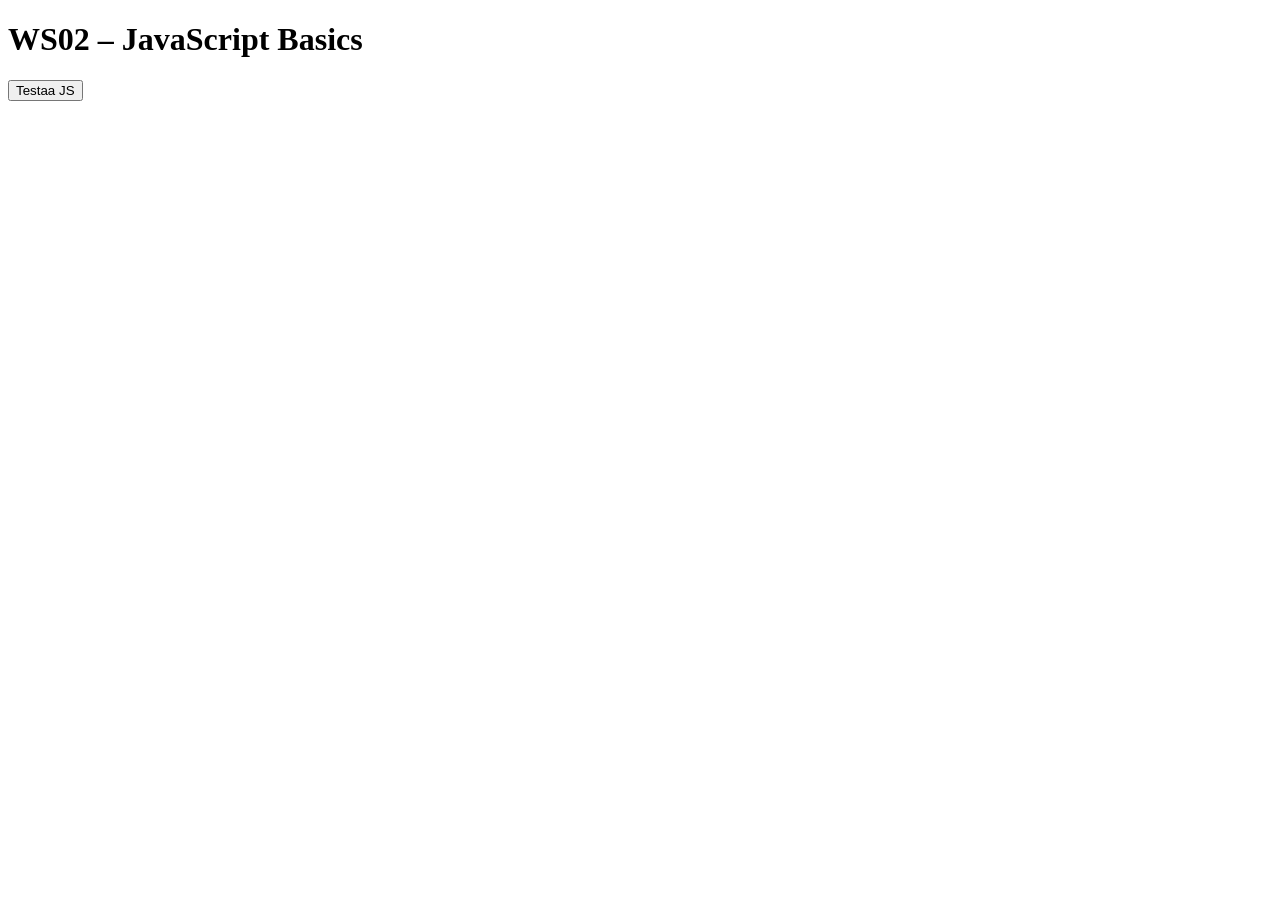
<file: WS02_JS_basics/index.html>
<!DOCTYPE html>
<html lang="fi">
<head>
    <meta charset="UTF-8">
    <title>WS02 – JavaScript Basics</title>
</head>
<body>
    <h1>WS02 – JavaScript Basics</h1>

    <button onclick="alert('JavaScript toimii!')">Testaa JS</button>

    <script src="script.js"></script>
</body>
</html>
</file>
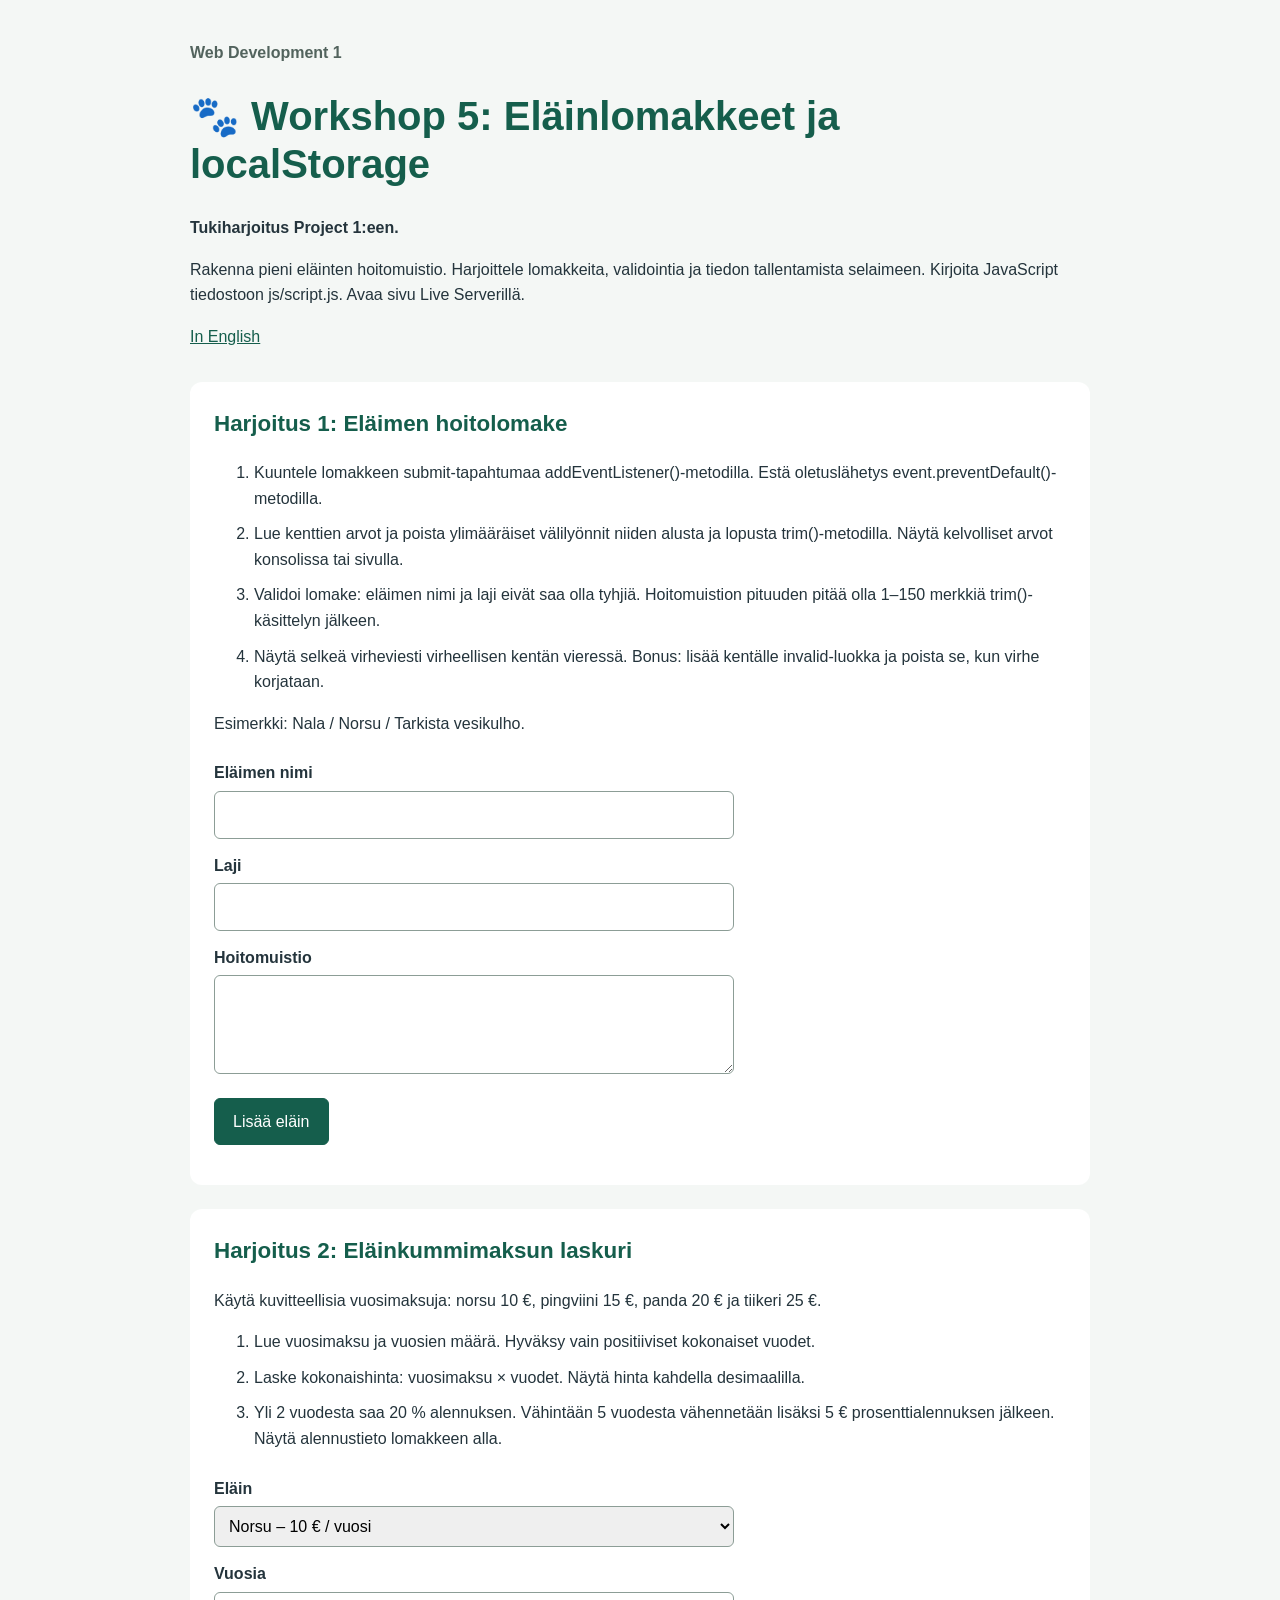
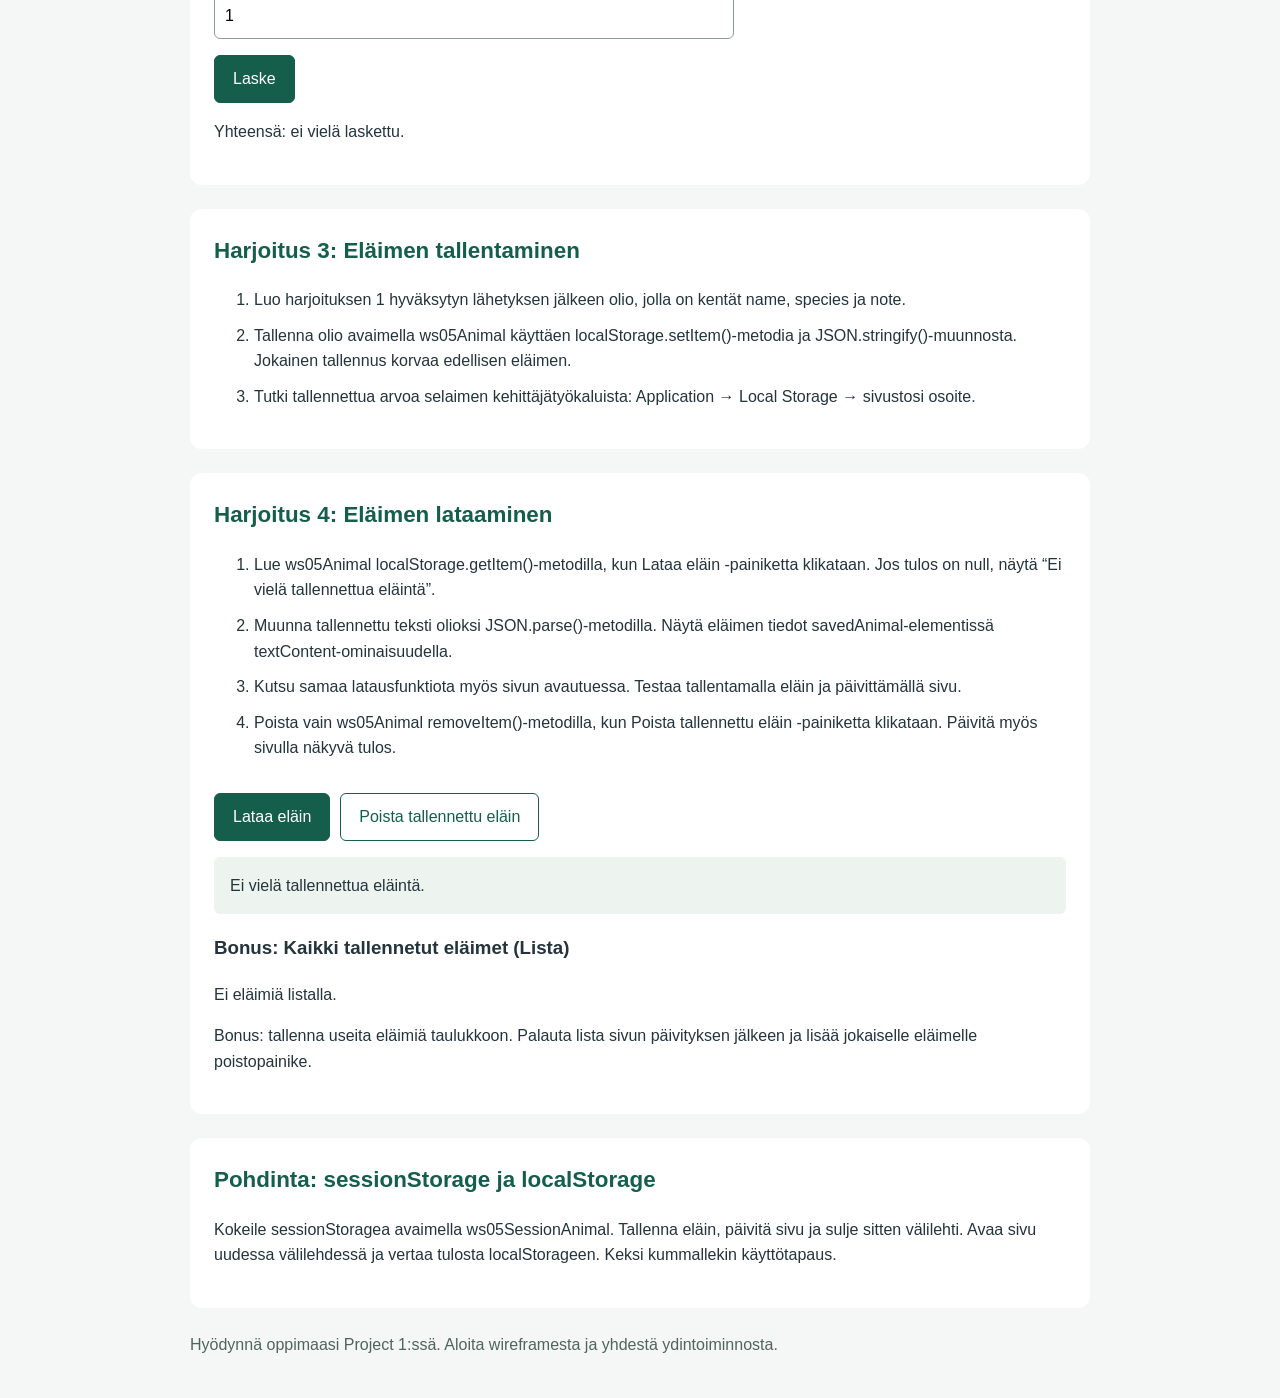
<file: Workshop05/index-fi.html>
<!DOCTYPE html>
<html lang="fi">
<head>
  <meta charset="UTF-8">
  <meta name="viewport" content="width=device-width, initial-scale=1.0">
  <title>Workshop 5: Eläinlomakkeet ja localStorage</title>
  <link rel="stylesheet" href="css/styles.css">
  <script src="js/script.js" defer></script>
</head>
<body>
<main>
<header>
  <p class="course">Web Development 1</p>
  <h1>🐾 Workshop 5: Eläinlomakkeet ja localStorage</h1>
  <p class="notice">Tukiharjoitus Project 1:een.</p>
  <p>Rakenna pieni eläinten hoitomuistio. Harjoittele lomakkeita, validointia ja tiedon tallentamista selaimeen. Kirjoita JavaScript tiedostoon js/script.js. Avaa sivu Live Serverillä.</p>
  <a href="index.html" lang="en">In English</a>
</header>
<section>
  <h2>Harjoitus 1: Eläimen hoitolomake</h2>
  <ol><li>Kuuntele lomakkeen submit-tapahtumaa addEventListener()-metodilla. Estä oletuslähetys event.preventDefault()-metodilla.</li><li>Lue kenttien arvot ja poista ylimääräiset välilyönnit niiden alusta ja lopusta trim()-metodilla. Näytä kelvolliset arvot konsolissa tai sivulla.</li><li>Validoi lomake: eläimen nimi ja laji eivät saa olla tyhjiä. Hoitomuistion pituuden pitää olla 1–150 merkkiä trim()-käsittelyn jälkeen.</li><li>Näytä selkeä virheviesti virheellisen kentän vieressä. Bonus: lisää kentälle invalid-luokka ja poista se, kun virhe korjataan.</li></ol>
  <p>Esimerkki: Nala / Norsu / Tarkista vesikulho.</p>
  <form id="animalForm" novalidate>
    <label for="animalName">Eläimen nimi</label>
    <input id="animalName" name="name" type="text" required aria-describedby="nameError">
    <span id="nameError" class="error" aria-live="polite"></span>
    <label for="animalSpecies">Laji</label>
    <input id="animalSpecies" name="species" type="text" required aria-describedby="speciesError">
    <span id="speciesError" class="error" aria-live="polite"></span>
    <label for="careNote">Hoitomuistio</label>
    <textarea id="careNote" name="note" rows="3" required aria-describedby="noteError"></textarea>
    <span id="noteError" class="error" aria-live="polite"></span>
    <button type="submit">Lisää eläin</button>
  </form>
  <p id="formResult" role="status"></p>
</section>
<section>
  <h2>Harjoitus 2: Eläinkummimaksun laskuri</h2>
  <p>Käytä kuvitteellisia vuosimaksuja: norsu 10 €, pingviini 15 €, panda 20 € ja tiikeri 25 €.</p>
  <ol><li>Lue vuosimaksu ja vuosien määrä. Hyväksy vain positiiviset kokonaiset vuodet.</li><li>Laske kokonaishinta: vuosimaksu × vuodet. Näytä hinta kahdella desimaalilla.</li><li>Yli 2 vuodesta saa 20 % alennuksen. Vähintään 5 vuodesta vähennetään lisäksi 5 € prosenttialennuksen jälkeen. Näytä alennustieto lomakkeen alla.</li></ol>
  <form id="sponsorForm">
    <label for="animalType">Eläin</label>
    <select id="animalType" name="type"><option value="10">Norsu – 10 € / vuosi</option><option value="15">Pingviini – 15 € / vuosi</option><option value="20">Panda – 20 € / vuosi</option><option value="25">Tiikeri – 25 € / vuosi</option></select>
    <label for="years">Vuosia</label>
    <input id="years" name="years" type="number" min="1" step="1" value="1" required>
    <button type="submit">Laske</button>
  </form>
  <p id="cost" role="status">Yhteensä: ei vielä laskettu.</p>
  <p id="discountMessage" aria-live="polite"></p>
</section>
<section>
  <h2>Harjoitus 3: Eläimen tallentaminen</h2>
  <ol><li>Luo harjoituksen 1 hyväksytyn lähetyksen jälkeen olio, jolla on kentät name, species ja note.</li><li>Tallenna olio avaimella ws05Animal käyttäen localStorage.setItem()-metodia ja JSON.stringify()-muunnosta. Jokainen tallennus korvaa edellisen eläimen.</li><li>Tutki tallennettua arvoa selaimen kehittäjätyökaluista: Application → Local Storage → sivustosi osoite.</li></ol>
</section>
<section>
  <h2>Harjoitus 4: Eläimen lataaminen</h2>
  <ol><li>Lue ws05Animal localStorage.getItem()-metodilla, kun Lataa eläin -painiketta klikataan. Jos tulos on null, näytä “Ei vielä tallennettua eläintä”.</li><li>Muunna tallennettu teksti olioksi JSON.parse()-metodilla. Näytä eläimen tiedot savedAnimal-elementissä textContent-ominaisuudella.</li><li>Kutsu samaa latausfunktiota myös sivun avautuessa. Testaa tallentamalla eläin ja päivittämällä sivu.</li><li>Poista vain ws05Animal removeItem()-metodilla, kun Poista tallennettu eläin -painiketta klikataan. Päivitä myös sivulla näkyvä tulos.</li></ol>
  <div class="actions">
    <button type="button" id="loadAnimal">Lataa eläin</button>
    <button type="button" id="clearAnimal" class="secondary">Poista tallennettu eläin</button>
  </div>
  <p id="savedAnimal" class="saved" role="status">Tallennetun eläimen tiedot näkyvät tässä.</p>
  <p>Bonus: tallenna useita eläimiä taulukkoon. Palauta lista sivun päivityksen jälkeen ja lisää jokaiselle eläimelle poistopainike.</p>
</section>
<section>
  <h2>Pohdinta: sessionStorage ja localStorage</h2>
  <p>Kokeile sessionStoragea avaimella ws05SessionAnimal. Tallenna eläin, päivitä sivu ja sulje sitten välilehti. Avaa sivu uudessa välilehdessä ja vertaa tulosta localStorageen. Keksi kummallekin käyttötapaus.</p>
</section>
<footer><p>Hyödynnä oppimaasi Project 1:ssä. Aloita wireframesta ja yhdestä ydintoiminnosta.</p></footer>
</main>
</body>
</html>
</file>
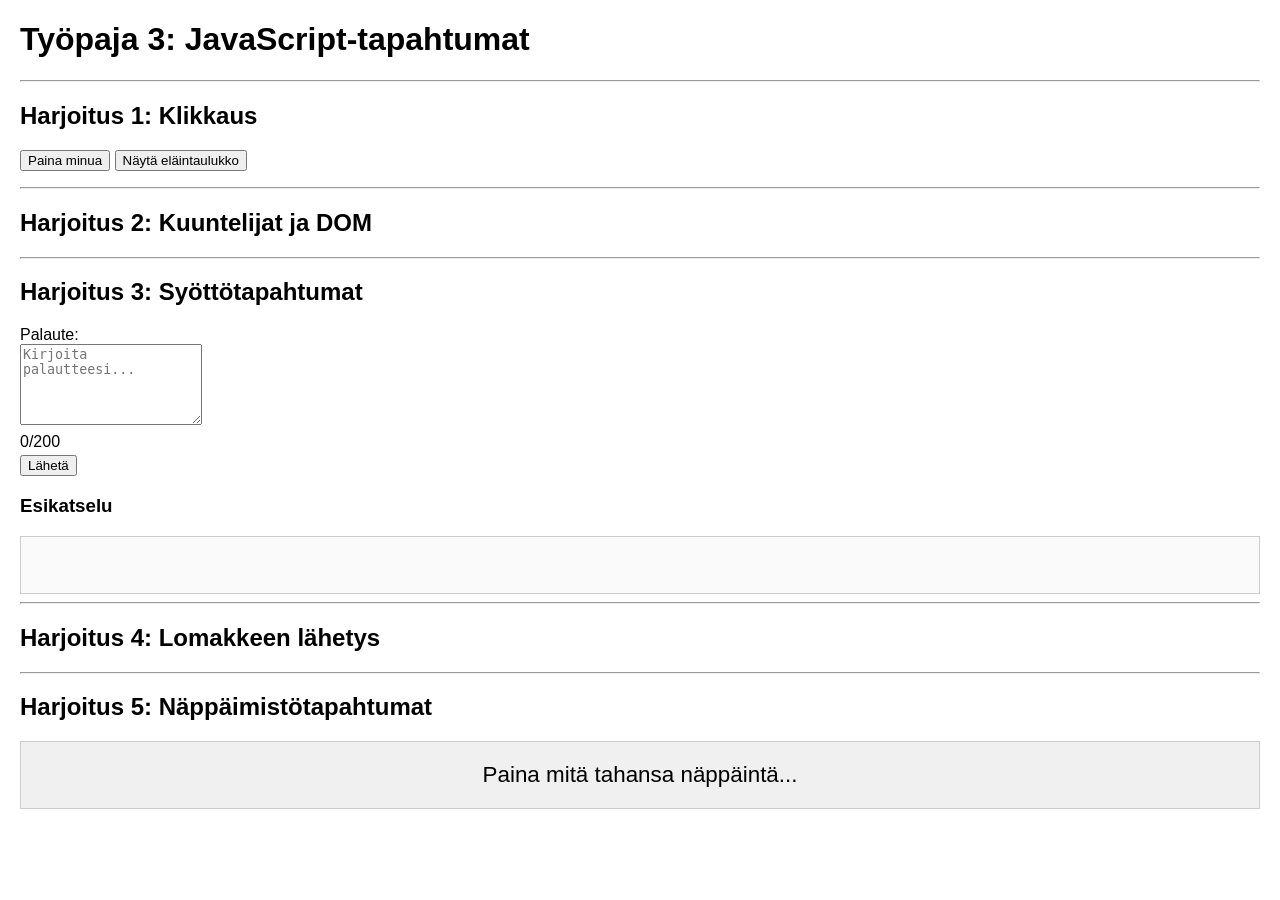
<file: WS03_JS_events/Workshop03-Fin.html>
<!DOCTYPE html>
<html lang="fi">
<head>
    <meta charset="utf-8">
    <title>Työpaja 3</title>
    <link rel="stylesheet" href="css/styles.css">
    <script src="js/script.js" defer></script>
</head>

<body class="ws3">
    <h1>Työpaja 3: JavaScript-tapahtumat</h1>
    <hr>

    
    <h2 id="h1-title">Harjoitus 1: Klikkaus</h2>

    <p>
        <button id="btnClick">Paina minua</button>
        <button id="btnTable">Näytä eläintaulukko</button>
    </p>

    <div id="tableContainer"></div>

    <hr>

    
    <h2 id="h2-title">Harjoitus 2: Kuuntelijat ja DOM</h2>

    <hr>

    
    <h2>Harjoitus 3: Syöttötapahtumat</h2>

    <form id="feedbackForm" novalidate>
        <label for="feedback">Palaute:</label><br>
        <textarea id="feedback" placeholder="Kirjoita palautteesi..." rows="5"></textarea><br>

        <div style="margin: 4px 0;">
            <span id="charcount">0/200</span>
            <span id="status" aria-live="polite" style="margin-left: 8px; color: #666;"></span>
        </div>

        <button id="sendBtn" type="submit">Lähetä</button>
    </form>

    <h3>Esikatselu</h3>
    <div id="preview" class="preview-box">
        
    </div>

    <hr>

 
    <h2>Harjoitus 4: Lomakkeen lähetys</h2>

    <hr>


    <h2>Harjoitus 5: Näppäimistötapahtumat</h2>

    <div id="keybox" class="keybox">
        Paina mitä tahansa näppäintä...
    </div>

    <p id="keyinfo"></p>

</body>
</html>
</file>
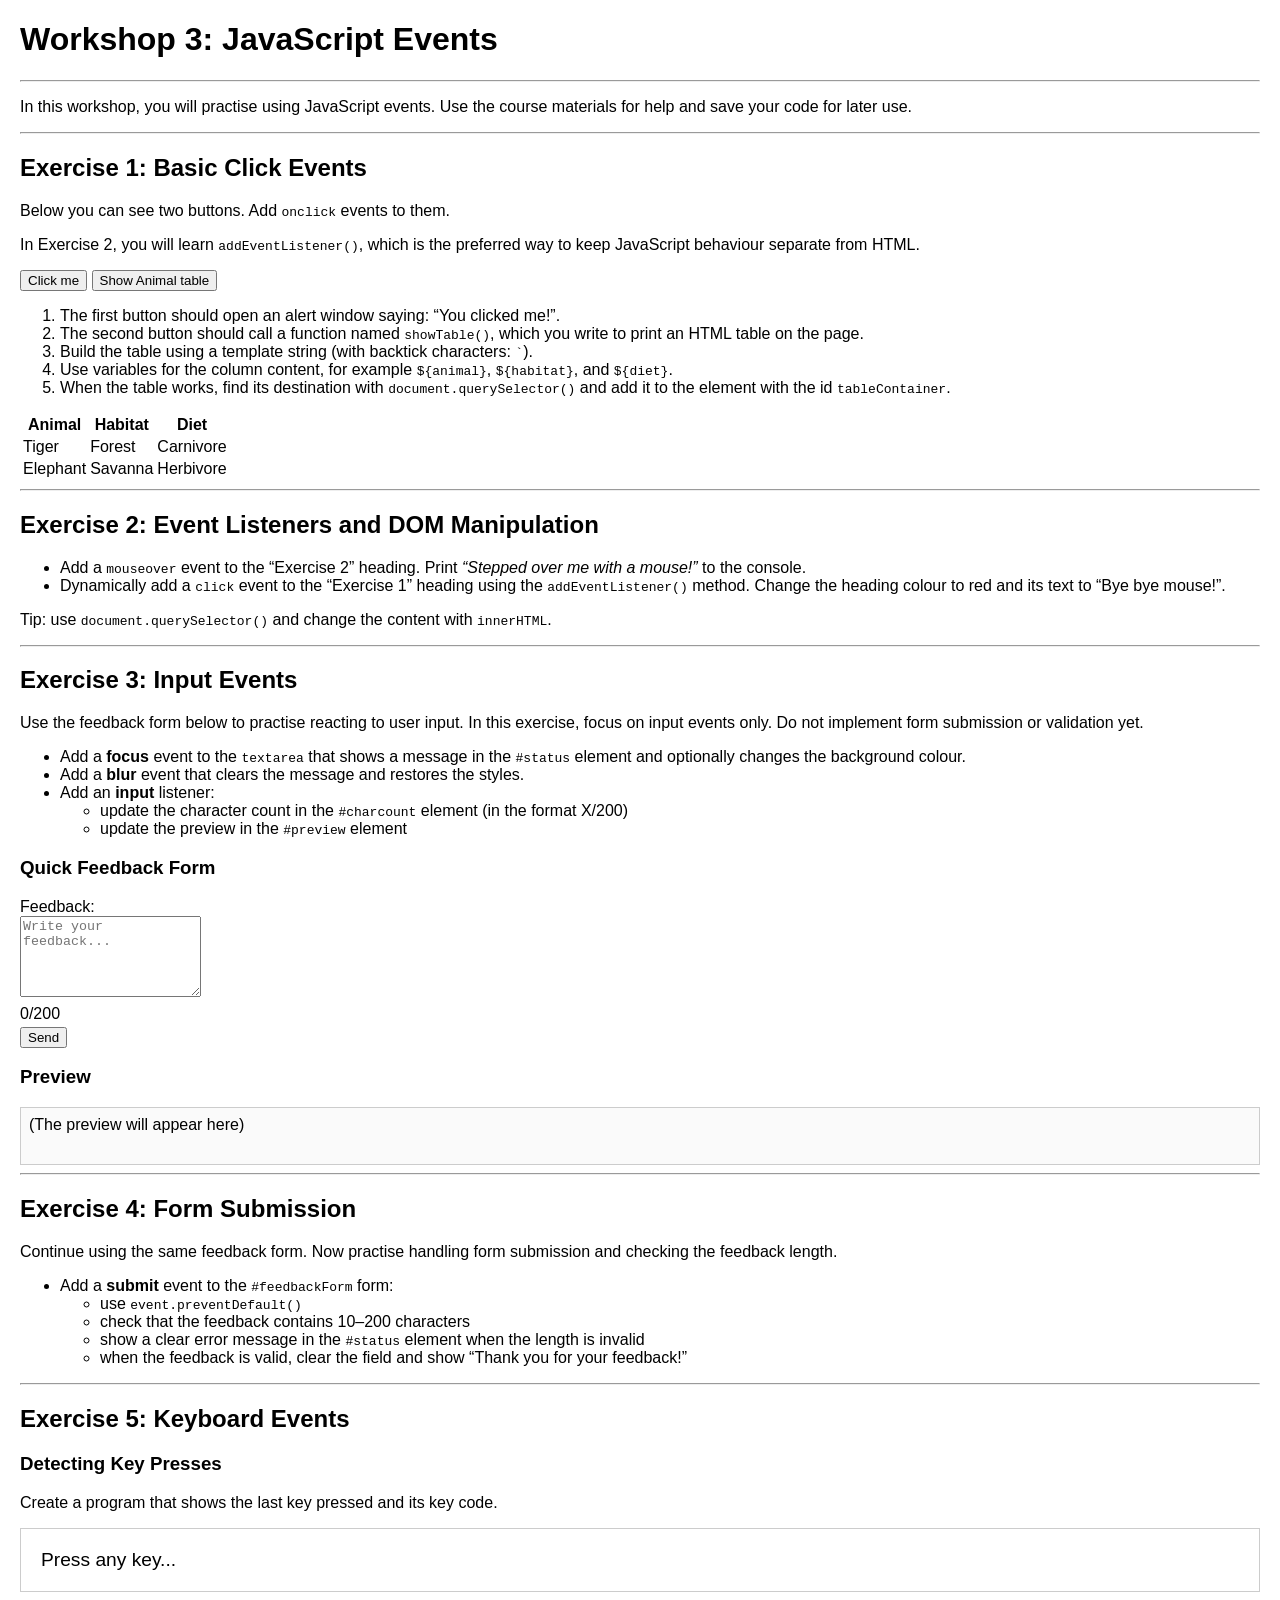
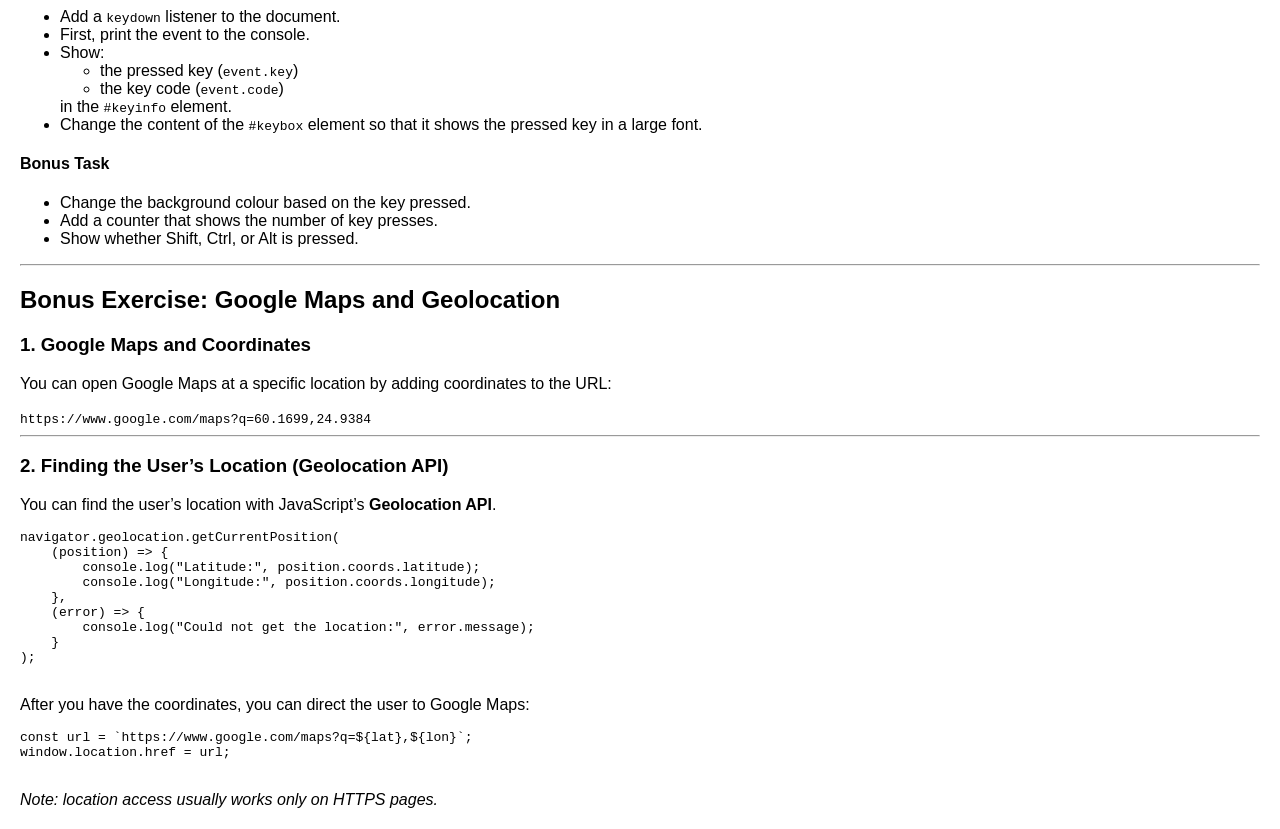
<file: WS03_JS_events/Workshop03.html>
<!DOCTYPE html>
<html lang="en">
<head>
    <meta charset="utf-8">
    <title>Workshop 3</title>
    <link rel="stylesheet" href="css/styles.css">
    <script src="js/script.js" defer></script>
</head>

<body class="ws3">
    <h1>Workshop 3: JavaScript Events</h1>
    <hr>
    <p>
        In this workshop, you will practise using JavaScript events.
        Use the course materials for help and save your code for later use.
    </p>
    <hr>

    <!-- Exercise 1 -->
    <h2>Exercise 1: Basic Click Events</h2>
    <p>Below you can see two buttons. Add <code>onclick</code> events to them.</p>
    <p>In Exercise 2, you will learn <code>addEventListener()</code>, which is the preferred way to keep JavaScript behaviour separate from HTML.</p>

    <p>
        <button>Click me</button>
        <button>Show Animal table</button>
    </p>

    <div id="tableContainer"></div>

    <ol>
        <li>The first button should open an alert window saying: “You clicked me!”.</li>
        <li>The second button should call a function named <code>showTable()</code>, which you write to print an HTML table on the page.</li>
        <li>Build the table using a template string (with backtick characters: <code>`</code>).</li>
        <li>Use variables for the column content, for example <code>${animal}</code>, <code>${habitat}</code>, and <code>${diet}</code>.</li>
        <li>When the table works, find its destination with <code>document.querySelector()</code> and add it to the element with the id <code>tableContainer</code>.</li>
    </ol>

    <table id="example" class="display">
        <thead>
            <tr>
                <th>Animal</th>
                <th>Habitat</th>
                <th>Diet</th>
            </tr>
        </thead>
        <tbody>
            <tr>
                <td>Tiger</td>
                <td>Forest</td>
                <td>Carnivore</td>
            </tr>
            <tr>
                <td>Elephant</td>
                <td>Savanna</td>
                <td>Herbivore</td>
            </tr>
        </tbody>
    </table>

    <hr>

    <!-- Exercise 2 -->
    <h2>Exercise 2: Event Listeners and DOM Manipulation</h2>
    <ul>
        <li>Add a <code>mouseover</code> event to the “Exercise 2” heading. Print <em>“Stepped over me with a mouse!”</em> to the console.</li>
        <li>Dynamically add a <code>click</code> event to the “Exercise 1” heading using the <code>addEventListener()</code> method. Change the heading colour to red and its text to “Bye bye mouse!”.</li>
    </ul>
    <p>Tip: use <code>document.querySelector()</code> and change the content with <code>innerHTML</code>.</p>

    <hr>

    <!-- Exercise 3 -->
    <h2>Exercise 3: Input Events</h2>
    <p>
        Use the feedback form below to practise reacting to user input.
        In this exercise, focus on input events only. Do not implement form submission or validation yet.
    </p>

    <ul>
        <li>Add a <strong>focus</strong> event to the <code>textarea</code> that shows a message in the <code>#status</code> element and optionally changes the background colour.</li>
        <li>Add a <strong>blur</strong> event that clears the message and restores the styles.</li>
        <li>Add an <strong>input</strong> listener:
            <ul>
                <li>update the character count in the <code>#charcount</code> element (in the format X/200)</li>
                <li>update the preview in the <code>#preview</code> element</li>
            </ul>
        </li>
    </ul>

    <h3>Quick Feedback Form</h3>

    <form id="feedbackForm" novalidate>
        <label for="feedback">Feedback:</label><br>
        <textarea id="feedback" placeholder="Write your feedback..." rows="5"></textarea><br>

        <div style="margin: 4px 0;">
            <span id="charcount">0/200</span>
            <span id="status" aria-live="polite" style="margin-left: 8px; color: #666;"></span>
        </div>

        <button id="sendBtn" type="submit">Send</button>
    </form>

    <h3>Preview</h3>
    <div id="preview" style="border: 1px solid #ccc; padding: 8px; min-height: 40px; background: #fafafa;">
        (The preview will appear here)
    </div>

    <hr>

    <!-- Exercise 4 -->
    <h2>Exercise 4: Form Submission</h2>
    <p>
        Continue using the same feedback form. Now practise handling form submission and checking the feedback length.
    </p>

    <ul>
        <li>Add a <strong>submit</strong> event to the <code>#feedbackForm</code> form:
            <ul>
                <li>use <code>event.preventDefault()</code></li>
                <li>check that the feedback contains 10–200 characters</li>
                <li>show a clear error message in the <code>#status</code> element when the length is invalid</li>
                <li>when the feedback is valid, clear the field and show “Thank you for your feedback!”</li>
            </ul>
        </li>
    </ul>

    <hr>

    <!-- Exercise 5 -->
    <h2>Exercise 5: Keyboard Events</h2>

    <h3>Detecting Key Presses</h3>

    <p>
        Create a program that shows the last key pressed and its key code.
    </p>

    <div id="keybox" style="padding: 20px; border: 1px solid #ccc; font-size: 1.2em;">
        Press any key...
    </div>

    <p id="keyinfo"></p>

    <ul>
        <li>Add a <code>keydown</code> listener to the document.</li>
        <li>First, print the event to the console.</li>
        <li>Show:
            <ul>
                <li>the pressed key (<code>event.key</code>)</li>
                <li>the key code (<code>event.code</code>)</li>
            </ul>
            in the <code>#keyinfo</code> element.
        </li>
        <li>
            Change the content of the <code>#keybox</code> element so that it shows the pressed key in a large font.
        </li>
    </ul>

    <h4>Bonus Task</h4>
    <ul>
        <li>Change the background colour based on the key pressed.</li>
        <li>Add a counter that shows the number of key presses.</li>
        <li>Show whether Shift, Ctrl, or Alt is pressed.</li>
    </ul>

    <hr>

    <!-- Bonus Exercise -->
    <h2>Bonus Exercise: Google Maps and Geolocation</h2>

    <h3>1. Google Maps and Coordinates</h3>
    <p>
        You can open Google Maps at a specific location by adding coordinates to the URL:
    </p>
    <code>https://www.google.com/maps?q=60.1699,24.9384</code>

    <hr>

    <h3>2. Finding the User’s Location (Geolocation API)</h3>
    <p>
        You can find the user’s location with JavaScript’s <strong>Geolocation API</strong>.
    </p>

    <pre>
navigator.geolocation.getCurrentPosition(
    (position) => {
        console.log("Latitude:", position.coords.latitude);
        console.log("Longitude:", position.coords.longitude);
    },
    (error) => {
        console.log("Could not get the location:", error.message);
    }
);
    </pre>

    <p>After you have the coordinates, you can direct the user to Google Maps:</p>

    <pre>
const url = `https://www.google.com/maps?q=${lat},${lon}`;
window.location.href = url;
    </pre>

    <p><em>Note: location access usually works only on HTTPS pages.</em></p>

</body>
</html>
</file>
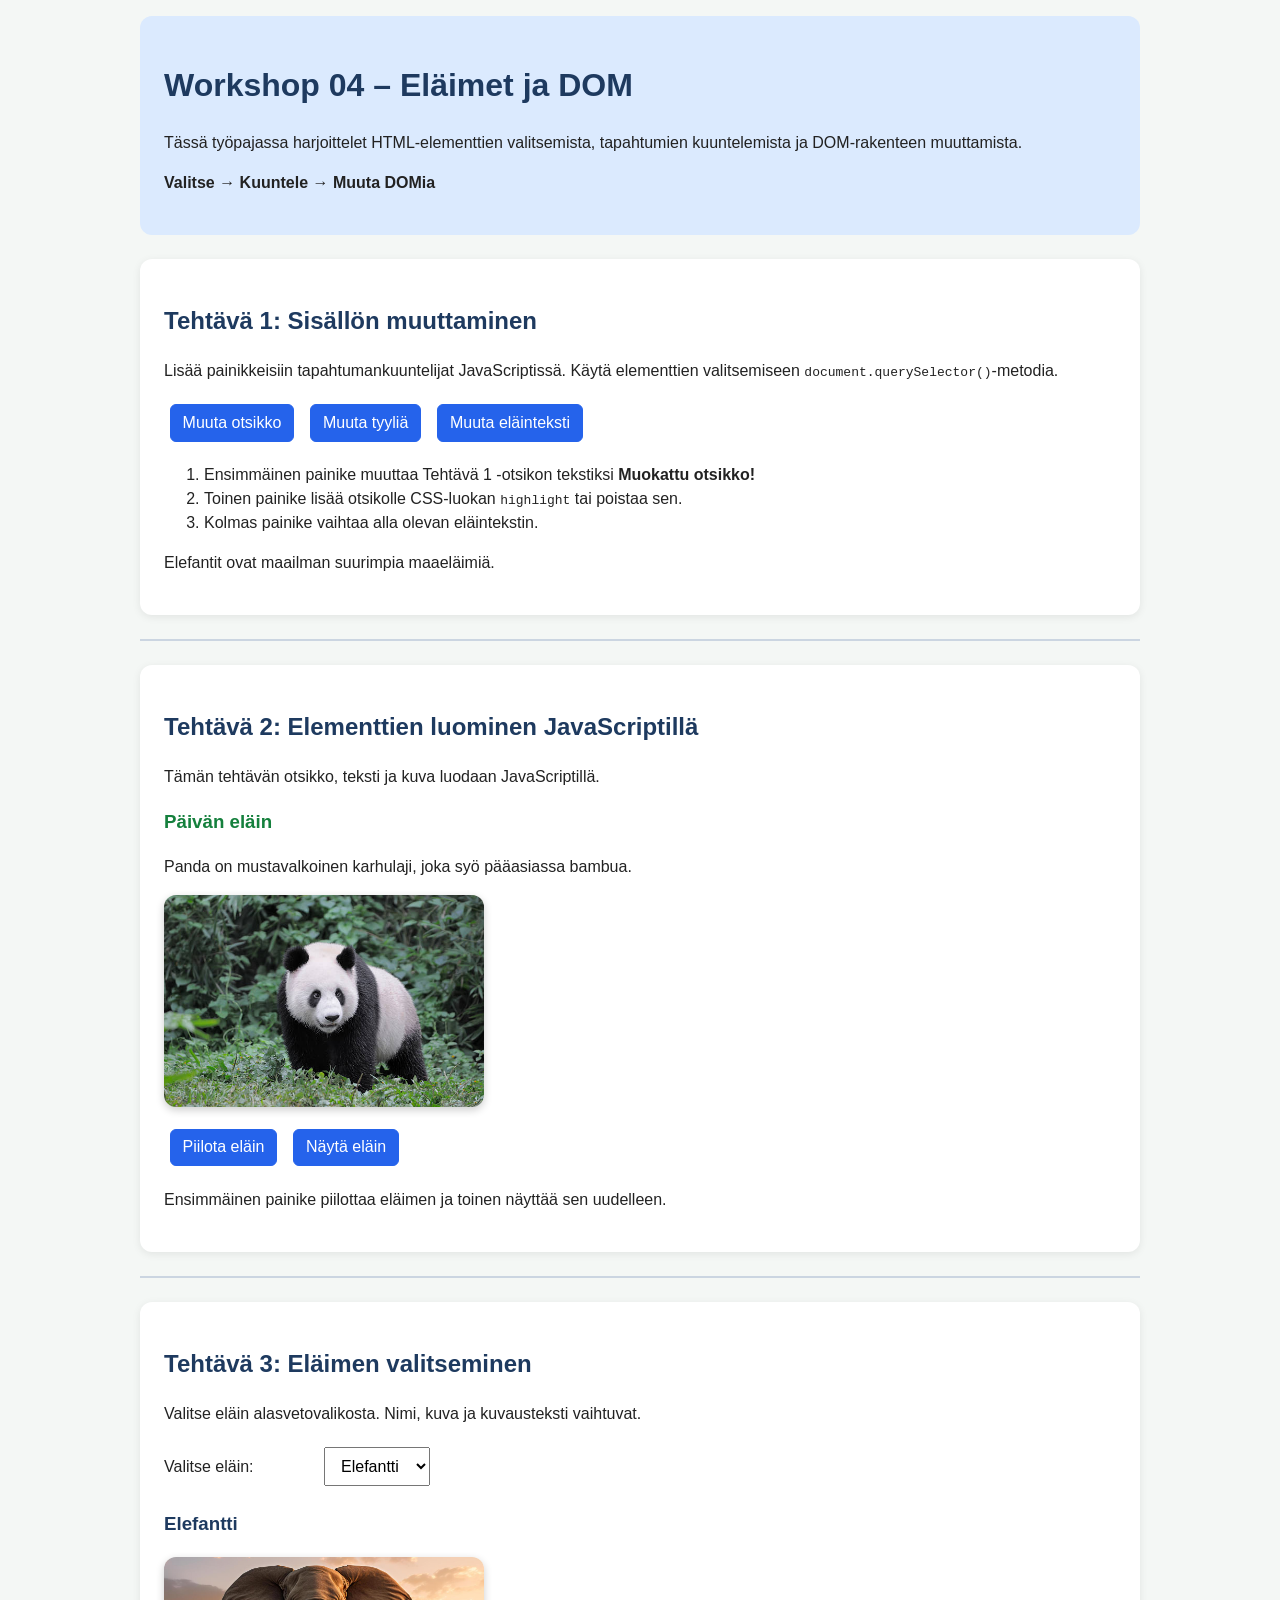
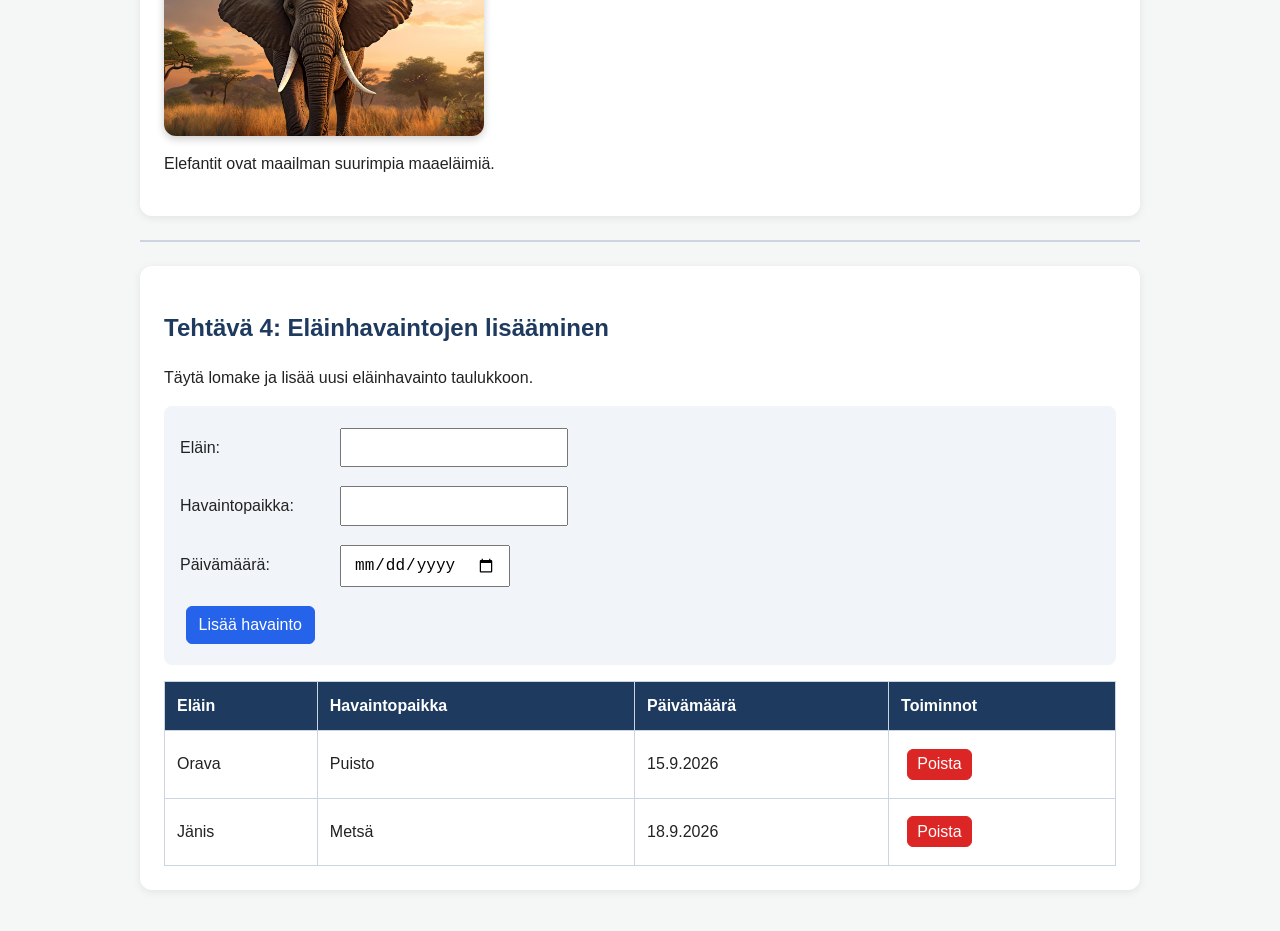
<file: WS04_DOM/workshop4.html>
<!DOCTYPE html>
<html lang="fi">

<head>
    <meta charset="UTF-8">
    <meta name="viewport" content="width=device-width, initial-scale=1.0">

    <title>Workshop 04 – Eläimet ja DOM</title>

    <link rel="stylesheet" href="styles.css">
    <script src="script.js" defer></script>
</head>

<body>
    <header>
        <h1 id="mainHeading">Workshop 04 – Eläimet ja DOM</h1>

        <p>
            Tässä työpajassa harjoittelet HTML-elementtien valitsemista,
            tapahtumien kuuntelemista ja DOM-rakenteen muuttamista.
        </p>

        <p>
            <strong>Valitse → Kuuntele → Muuta DOMia</strong>
        </p>
    </header>

    <main>
        <section>
            <h2 id="taskOneHeading">Tehtävä 1: Sisällön muuttaminen</h2>

            <p>
                Lisää painikkeisiin tapahtumankuuntelijat JavaScriptissä.
                Käytä elementtien valitsemiseen
                <code>document.querySelector()</code>-metodia.
            </p>

            <div class="buttons">
                <button id="changeHeadingButton">
                    Muuta otsikko
                </button>

                <button id="changeStyleButton">
                    Muuta tyyliä
                </button>

                <button id="changeTextButton">
                    Muuta eläinteksti
                </button>
            </div>

            <div class="instructions">
                <ol>
                    <li>
                        Ensimmäinen painike muuttaa Tehtävä 1 -otsikon tekstiksi
                        <strong>Muokattu otsikko!</strong>
                    </li>

                    <li>
                        Toinen painike lisää otsikolle CSS-luokan
                        <code>highlight</code> tai poistaa sen.
                    </li>

                    <li>
                        Kolmas painike vaihtaa alla olevan eläintekstin.
                    </li>
                </ol>
            </div>

            <p id="animalText">
                Elefantit ovat maailman suurimpia maaeläimiä.
            </p>
        </section>

        <hr>

        <section>
            <h2>Tehtävä 2: Elementtien luominen JavaScriptillä</h2>

            <p>
                Tämän tehtävän otsikko, teksti ja kuva luodaan JavaScriptillä.
            </p>

            <div id="animalContent"></div>

            <div class="buttons">
                <button id="hideAnimalButton">
                    Piilota eläin
                </button>

                <button id="showAnimalButton">
                    Näytä eläin
                </button>
            </div>

            <p>
                Ensimmäinen painike piilottaa eläimen ja toinen näyttää sen uudelleen.
            </p>
        </section>

        <hr>

        <section>
            <h2>Tehtävä 3: Eläimen valitseminen</h2>

            <p>
                Valitse eläin alasvetovalikosta. Nimi, kuva ja kuvausteksti vaihtuvat.
            </p>

            <label for="animalSelect">
                Valitse eläin:
            </label>

            <select id="animalSelect">
                <option value="elephant">Elefantti</option>
                <option value="tiger">Tiikeri</option>
                <option value="penguin">Pingviini</option>
                <option value="panda">Panda</option>
            </select>

            <article id="selectedAnimal">
                <h3 id="animalName">Elefantti</h3>

                <img
                    id="animalImage"
                    src="images/elefantti.jpg"
                    alt="Elefantti"
                >

                <p id="animalDescription">
                    Elefantit ovat maailman suurimpia maaeläimiä.
                </p>
            </article>
        </section>

        <hr>

        <section>
            <h2>Tehtävä 4: Eläinhavaintojen lisääminen</h2>

            <p>
                Täytä lomake ja lisää uusi eläinhavainto taulukkoon.
            </p>

            <form id="animalForm">
                <div>
                    <label for="observationAnimal">
                        Eläin:
                    </label>

                    <input
                        type="text"
                        id="observationAnimal"
                        name="observationAnimal"
                    >
                </div>

                <div>
                    <label for="observationLocation">
                        Havaintopaikka:
                    </label>

                    <input
                        type="text"
                        id="observationLocation"
                        name="observationLocation"
                    >
                </div>

                <div>
                    <label for="observationDate">
                        Päivämäärä:
                    </label>

                    <input
                        type="date"
                        id="observationDate"
                        name="observationDate"
                    >
                </div>

                <button type="submit">
                    Lisää havainto
                </button>
            </form>

            <table id="observationTable">
                <thead>
                    <tr>
                        <th>Eläin</th>
                        <th>Havaintopaikka</th>
                        <th>Päivämäärä</th>
                        <th>Toiminnot</th>
                    </tr>
                </thead>

                <tbody id="observationTableBody">
                    <tr>
                        <td>Orava</td>
                        <td>Puisto</td>
                        <td>15.9.2026</td>
                        <td>
                            <button class="delete-button" type="button">
                                Poista
                            </button>
                        </td>
                    </tr>

                    <tr>
                        <td>Jänis</td>
                        <td>Metsä</td>
                        <td>18.9.2026</td>
                        <td>
                            <button class="delete-button" type="button">
                                Poista
                            </button>
                        </td>
                    </tr>
                </tbody>
            </table>
        </section>
    </main>
</body>

</html>
</file>
<file: Workshop05/css/styles.css>
/* Simple shared styles for the English and Finnish workshop. */
* { box-sizing: border-box; }
body {
  margin: 0;
  padding: 24px;
  font-family: Arial, Helvetica, sans-serif;
  line-height: 1.6;
  color: #24343c;
  background: #f4f7f5;
}
main { max-width: 900px; margin: auto; }
header { margin-bottom: 32px; }
h1 { font-size: clamp(1.8rem, 4vw, 2.5rem); line-height: 1.2; color: #155e4c; }
h2 { margin-top: 0; color: #155e4c; font-size: 1.4rem; }
.course { color: #52635d; font-weight: bold; }
.notice { font-weight: bold; }
section { margin-bottom: 24px; padding: 24px; background: white; border-radius: 12px; }
li { margin-bottom: 10px; }
a { color: #155e4c; }
form { max-width: 520px; margin-top: 24px; }
label { display: block; margin-top: 14px; font-weight: bold; }
input, select, textarea {
  width: 100%; padding: 10px; margin-top: 5px;
  font: inherit; border: 1px solid #8c9d96; border-radius: 6px;
}
button {
  margin-top: 16px; padding: 10px 18px; font: inherit;
  color: white; background: #155e4c; border: 1px solid #155e4c;
  border-radius: 6px; cursor: pointer;
}
button:hover { background: #104b3d; }
.secondary { color: #155e4c; background: white; }
.secondary:hover { background: #edf4f0; }
.actions { display: flex; flex-wrap: wrap; gap: 10px; }
:focus-visible { outline: 3px solid #bd650d; outline-offset: 3px; }
.error { display: block; color: #b42318; font-size: .95rem; }
.invalid { border: 2px solid #b42318; }
.saved { padding: 16px; background: #edf4f0; border-radius: 6px; white-space: pre-line; }
footer { color: #52635d; }
@media (max-width: 600px) {
  body { padding: 14px; }
  section { padding: 18px; }
}
</file>
<file: WS03_JS_events/css/styles.css>
.ws3 {
    font-family: Arial, sans-serif;
    margin: 20px;
}

.preview-box {
    border: 1px solid #ccc;
    padding: 8px;
    min-height: 40px;
    background: #fafafa;
}

.keybox {
    padding: 20px;
    border: 1px solid #ccc;
    font-size: 1.4em;
    background: #f0f0f0;
    text-align: center;
}
</file>
<file: WS04_DOM/styles.css>
* {
    box-sizing: border-box;
}

body {
    margin: 0;
    padding: 1rem;
    font-family: Arial, sans-serif;
    line-height: 1.5;
    color: #222;
    background-color: #f4f7f5;
}

header,
section {
    max-width: 1000px;
    margin: 0 auto;
}

header {
    padding: 1.5rem;
    background-color: #dbeafe;
    border-radius: 12px;
}

main {
    padding-top: 1.5rem;
}

section {
    margin-bottom: 1.5rem;
    padding: 1.5rem;
    background-color: white;
    border-radius: 12px;
    box-shadow: 0 2px 8px rgba(0, 0, 0, 0.08);
}

h1,
h2,
h3 {
    color: #1e3a5f;
}

button,
select,
input {
    margin: 0.35rem;
    padding: 0.55rem 0.75rem;
    font-size: 1rem;
}

button {
    cursor: pointer;
    border: 1px solid #2563eb;
    border-radius: 6px;
    color: white;
    background-color: #2563eb;
}

button:hover {
    background-color: #1d4ed8;
}

.buttons {
    margin: 1rem 0;
}

.highlight {
    padding: 0.5rem;
    color: white;
    background-color: #dc2626;
    border-radius: 6px;
}

.animal-heading {
    color: #15803d;
}

#animalImage,
.daily-animal-image {
    display: block;
    width: 320px;
    max-width: 100%;
    height: auto;
    margin: 1rem 0;
    border-radius: 12px;
    box-shadow: 0 3px 8px rgba(0, 0, 0, 0.2);
}

.image-highlight {
    transform: scale(1.04);
    outline: 4px solid #facc15;
    transition: transform 0.2s ease;
}

form {
    margin: 1rem 0;
    padding: 1rem;
    background-color: #f1f5f9;
    border-radius: 8px;
}

form div {
    margin-bottom: 0.5rem;
}

label {
    display: inline-block;
    min-width: 150px;
}

table {
    width: 100%;
    margin-top: 1rem;
    border-collapse: collapse;
    background-color: white;
}

th,
td {
    padding: 0.75rem;
    border: 1px solid #cbd5e1;
    text-align: left;
}

th {
    color: white;
    background-color: #1e3a5f;
}

.delete-button {
    padding: 0.35rem 0.6rem;
    border-color: #dc2626;
    background-color: #dc2626;
}

.delete-button:hover {
    background-color: #b91c1c;
}

hr {
    max-width: 1000px;
    margin: 1.5rem auto;
    border: 0;
    border-top: 2px solid #cbd5e1;
}
</file>
